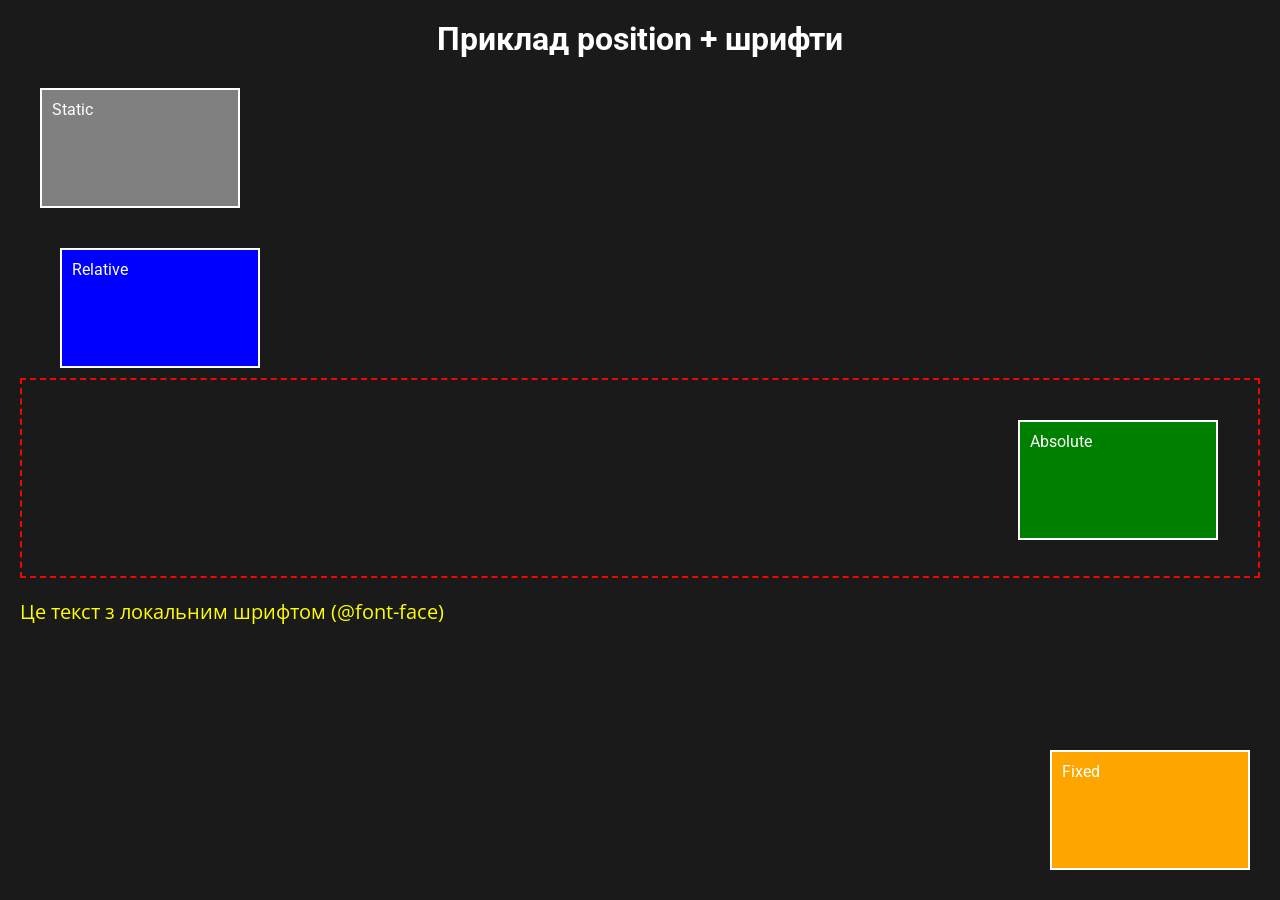
<file: HTML/CSS Positioning & Typography/CSS Positioning & Typography (code)/index.html>
<!DOCTYPE html>
<html lang="uk">
<head>
    <meta charset="UTF-8">
    <title>Position + Fonts</title>

    <link href="https://fonts.googleapis.com/css2?family=Roboto&display=swap" rel="stylesheet">

    <link rel="stylesheet" href="style.css">
</head>
<body>

<h1>Приклад position + шрифти</h1>

<div class="block static">Static</div>

<div class="block relative">Relative</div>

<div class="parent">
    <div class="block absolute">Absolute</div>
</div>

<div class="block fixed">Fixed</div>

<p class="custom-font">
    Це текст з локальним шрифтом (@font-face)
</p>

</body>
</html>
</file>
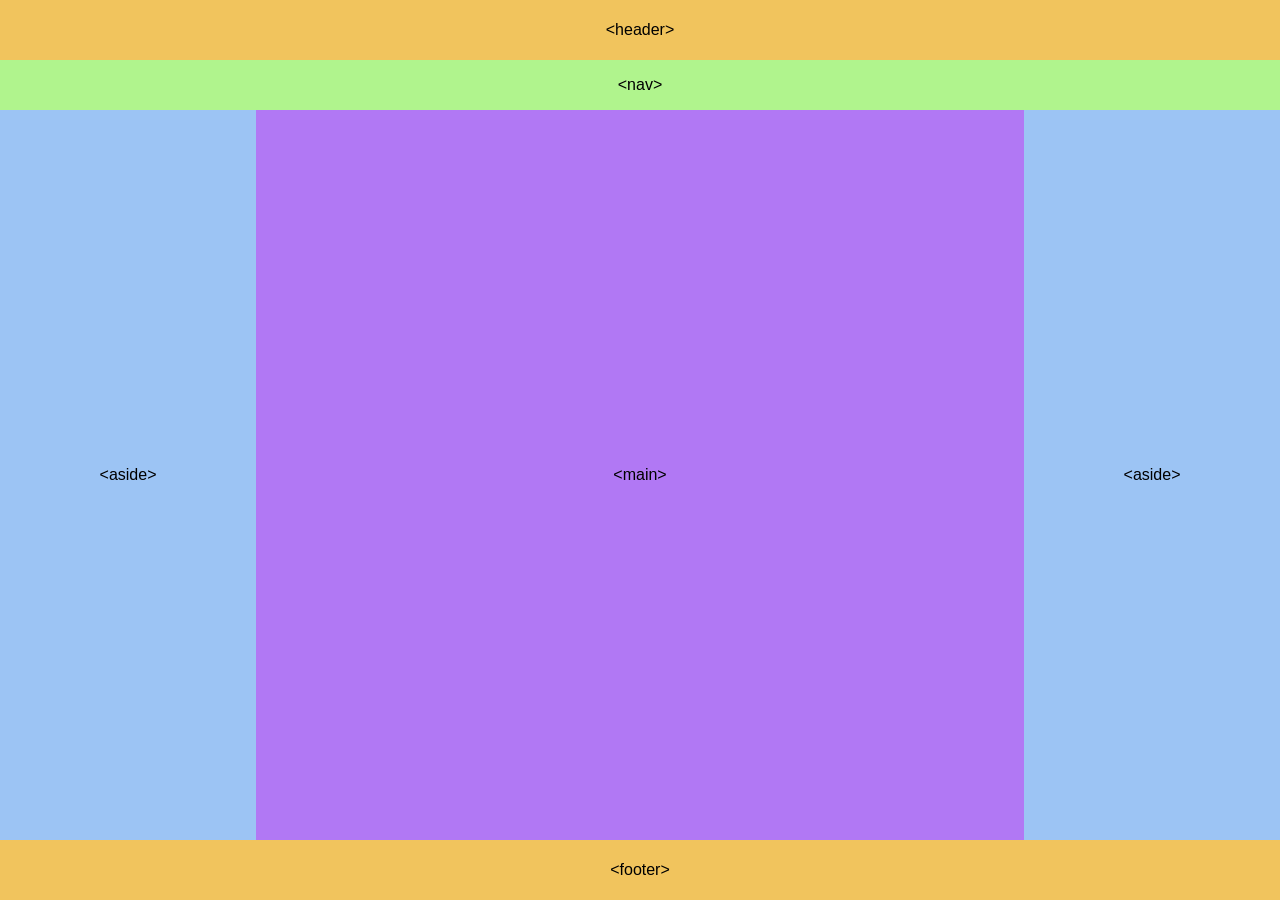
<file: HTML/Flexbox & CSS Grid Layout/Flexbox & CSS Grid Layout (code)/index.html>
<!DOCTYPE html>
<html lang="uk">
<head>
    <meta charset="UTF-8">
    <title>Макет сторінки</title>
    <link rel="stylesheet" href="flexbox.css">
</head>
<body>

    <div class="container">
        <header class="header">&lt;header&gt;</header>
        
        <nav class="nav">&lt;nav&gt;</nav>
        
        <div class="main-area">
            <aside class="aside">&lt;aside&gt;</aside>
            <main class="main">&lt;main&gt;</main>
            <aside class="aside">&lt;aside&gt;</aside>
        </div>
        
        <footer class="footer">&lt;footer&gt;</footer>
    </div>

</body>
</html>
</file>
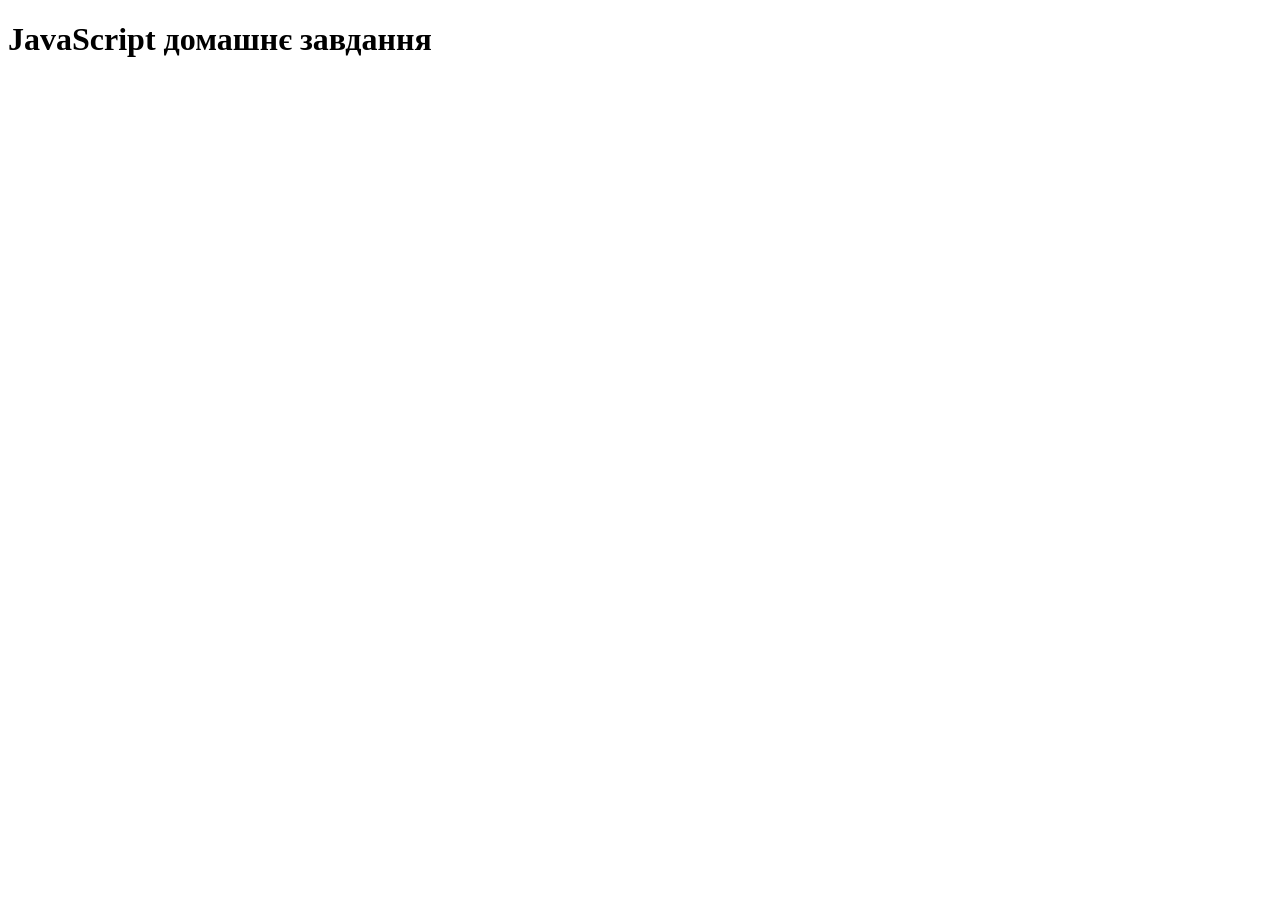
<file: HTML/JavaScript Basics Showcase/JavaScript Basics Showcase (code)/index.html>
<!DOCTYPE html>
<html lang="uk">
<head>
    <meta charset="UTF-8">
    <meta name="viewport" content="width=device-width, initial-scale=1.0">
    <title>Домашнє завдання JS</title>
</head>
<body>
    <h1>JavaScript домашнє завдання</h1>

    <script src="script.js"></script>
</body>
</html>
</file>
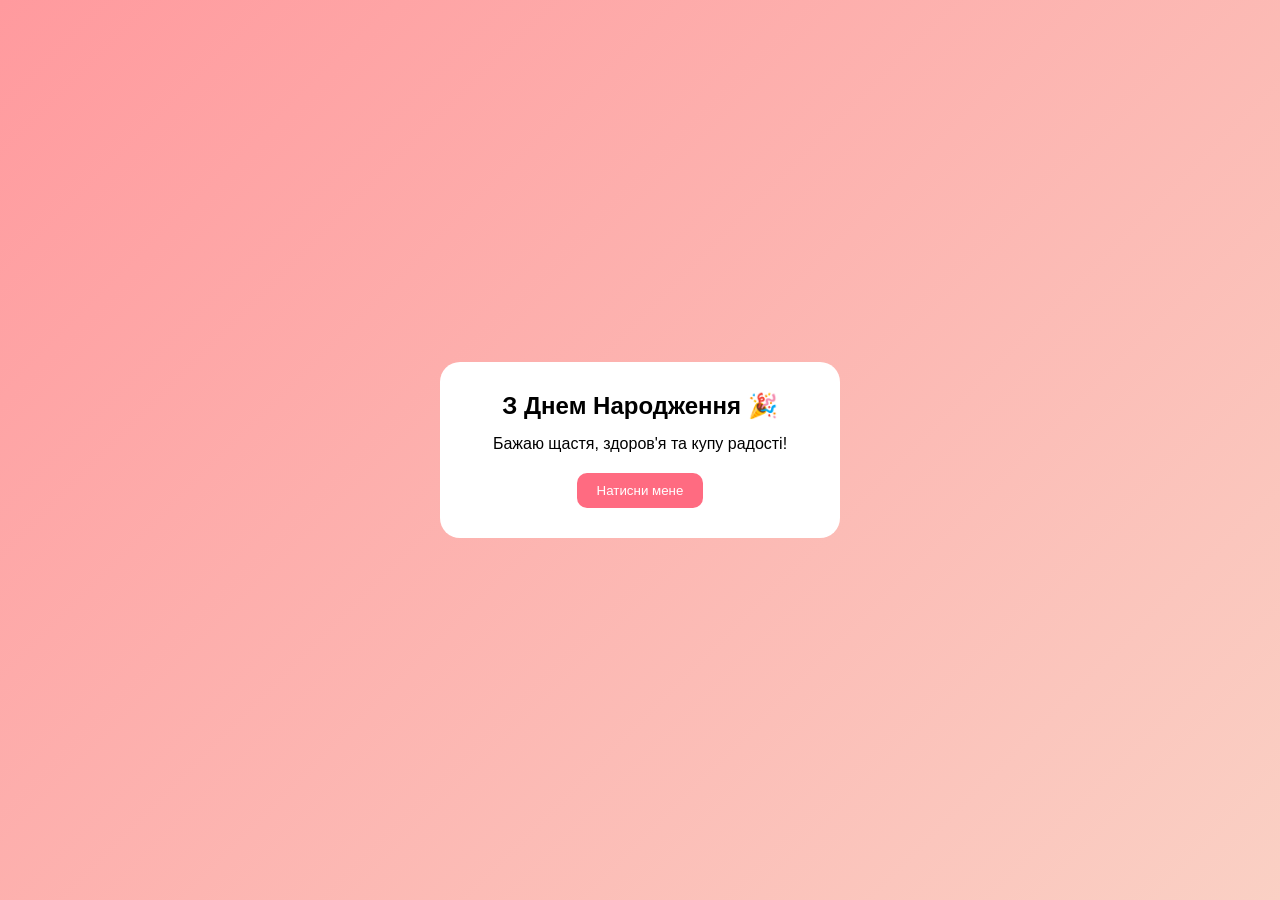
<file: HTML/Responsive Animated Greeting Card/Responsive Animated Greeting Card (code)/index.html>
<!DOCTYPE html>
<html lang="uk">
<head>
    <meta charset="UTF-8">
    <meta name="viewport" content="width=device-width, initial-scale=1.0">
    <title>Вітальна листівка</title>
    <link rel="stylesheet" href="style.css">
</head>
<body>

<div class="card">
    <h1 class="title">З Днем Народження 🎉</h1>
    <p class="text">Бажаю щастя, здоров'я та купу радості!</p>
    <button class="btn">Натисни мене</button>
</div>

</body>
</html>
</file>
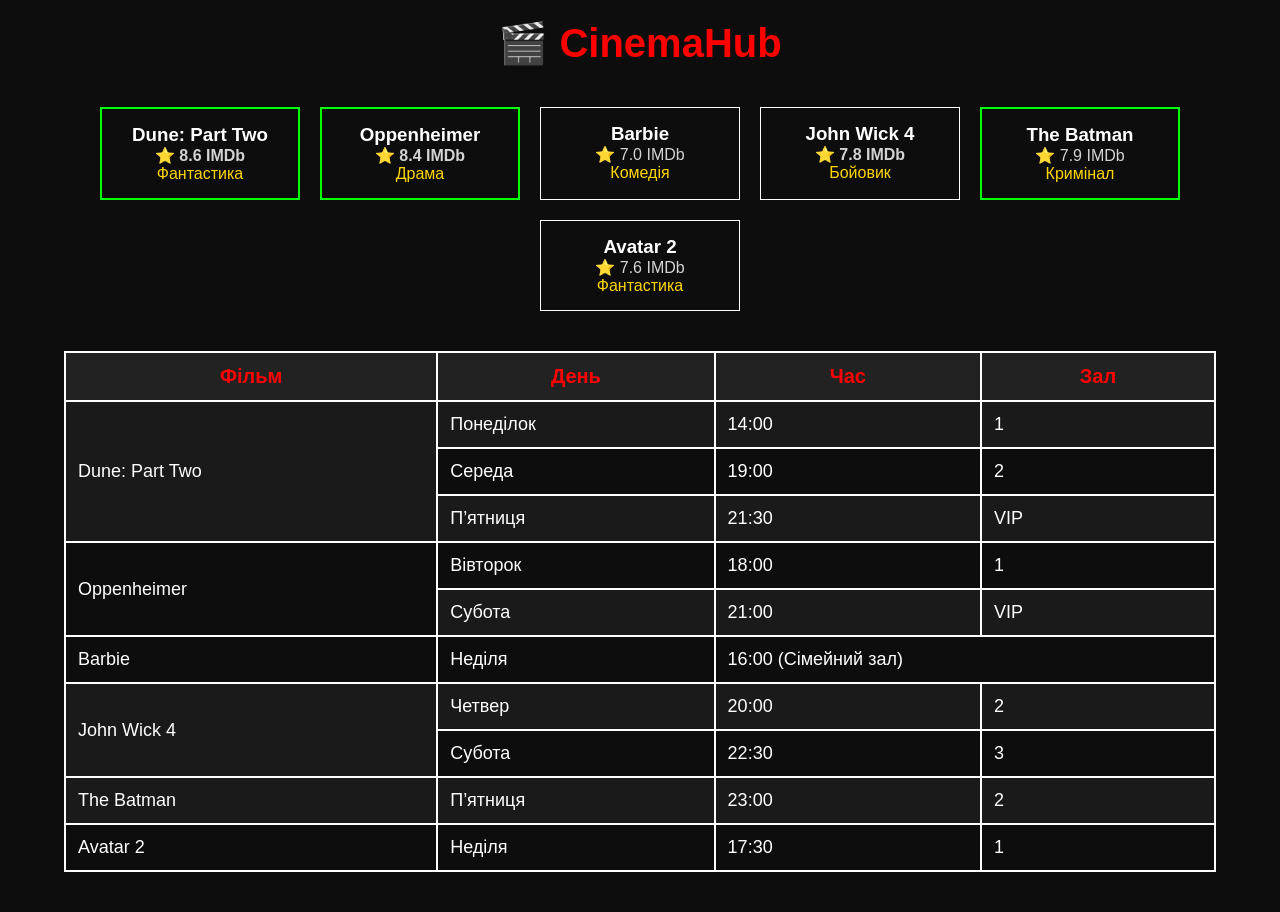
<file: HTML/Advanced CSS Selectors & Tables/Advanced CSS Selectors & Tables (code)/selectors_table.html>
<!DOCTYPE html>
<html lang="uk">
<head>
    <meta charset="UTF-8">
    <title>CinemaHub</title>

    <link rel="stylesheet" href="style.css">
</head>
<body>

<h1>🎬 CinemaHub</h1>

<div class="movies">

    <div class="movie" data-status="new">
        <h3>Dune: Part Two</h3>
        <p data-rating="high">⭐ 8.6 IMDb</p>
        <span>Фантастика</span>
    </div>

    <div class="movie" data-status="new">
        <h3>Oppenheimer</h3>
        <p data-rating="high">⭐ 8.4 IMDb</p>
        <span>Драма</span>
    </div>

    <div class="movie">
        <h3>Barbie</h3>
        <p>⭐ 7.0 IMDb</p>
        <span>Комедія</span>
    </div>

    <div class="movie">
        <h3>John Wick 4</h3>
        <p data-rating="high">⭐ 7.8 IMDb</p>
        <span>Бойовик</span>
    </div>

    <div class="movie" data-status="new">
        <h3>The Batman</h3>
        <p>⭐ 7.9 IMDb</p>
        <span>Кримінал</span>
    </div>

    <div class="movie">
        <h3>Avatar 2</h3>
        <p>⭐ 7.6 IMDb</p>
        <span>Фантастика</span>
    </div>

</div>

<table>
    <tr>
        <th scope="col">Фільм</th>
        <th scope="col">День</th>
        <th scope="col">Час</th>
        <th scope="col">Зал</th>
    </tr>

    <tr>
        <td rowspan="3">Dune: Part Two</td>
        <td>Понеділок</td>
        <td>14:00</td>
        <td>1</td>
    </tr>
    <tr>
        <td>Середа</td>
        <td>19:00</td>
        <td>2</td>
    </tr>
    <tr>
        <td>П’ятниця</td>
        <td>21:30</td>
        <td>VIP</td>
    </tr>

    <tr>
        <td rowspan="2">Oppenheimer</td>
        <td>Вівторок</td>
        <td>18:00</td>
        <td>1</td>
    </tr>
    <tr>
        <td>Субота</td>
        <td>21:00</td>
        <td>VIP</td>
    </tr>

    <tr>
        <td>Barbie</td>
        <td>Неділя</td>
        <td colspan="2">16:00 (Сімейний зал)</td>
    </tr>

    <tr>
        <td rowspan="2">John Wick 4</td>
        <td>Четвер</td>
        <td>20:00</td>
        <td>2</td>
    </tr>
    <tr>
        <td>Субота</td>
        <td>22:30</td>
        <td>3</td>
    </tr>

    <tr>
        <td>The Batman</td>
        <td>П’ятниця</td>
        <td>23:00</td>
        <td>2</td>
    </tr>

    <tr>
        <td>Avatar 2</td>
        <td>Неділя</td>
        <td>17:30</td>
        <td>1</td>
    </tr>
</table>

</body>
</html>
</file>
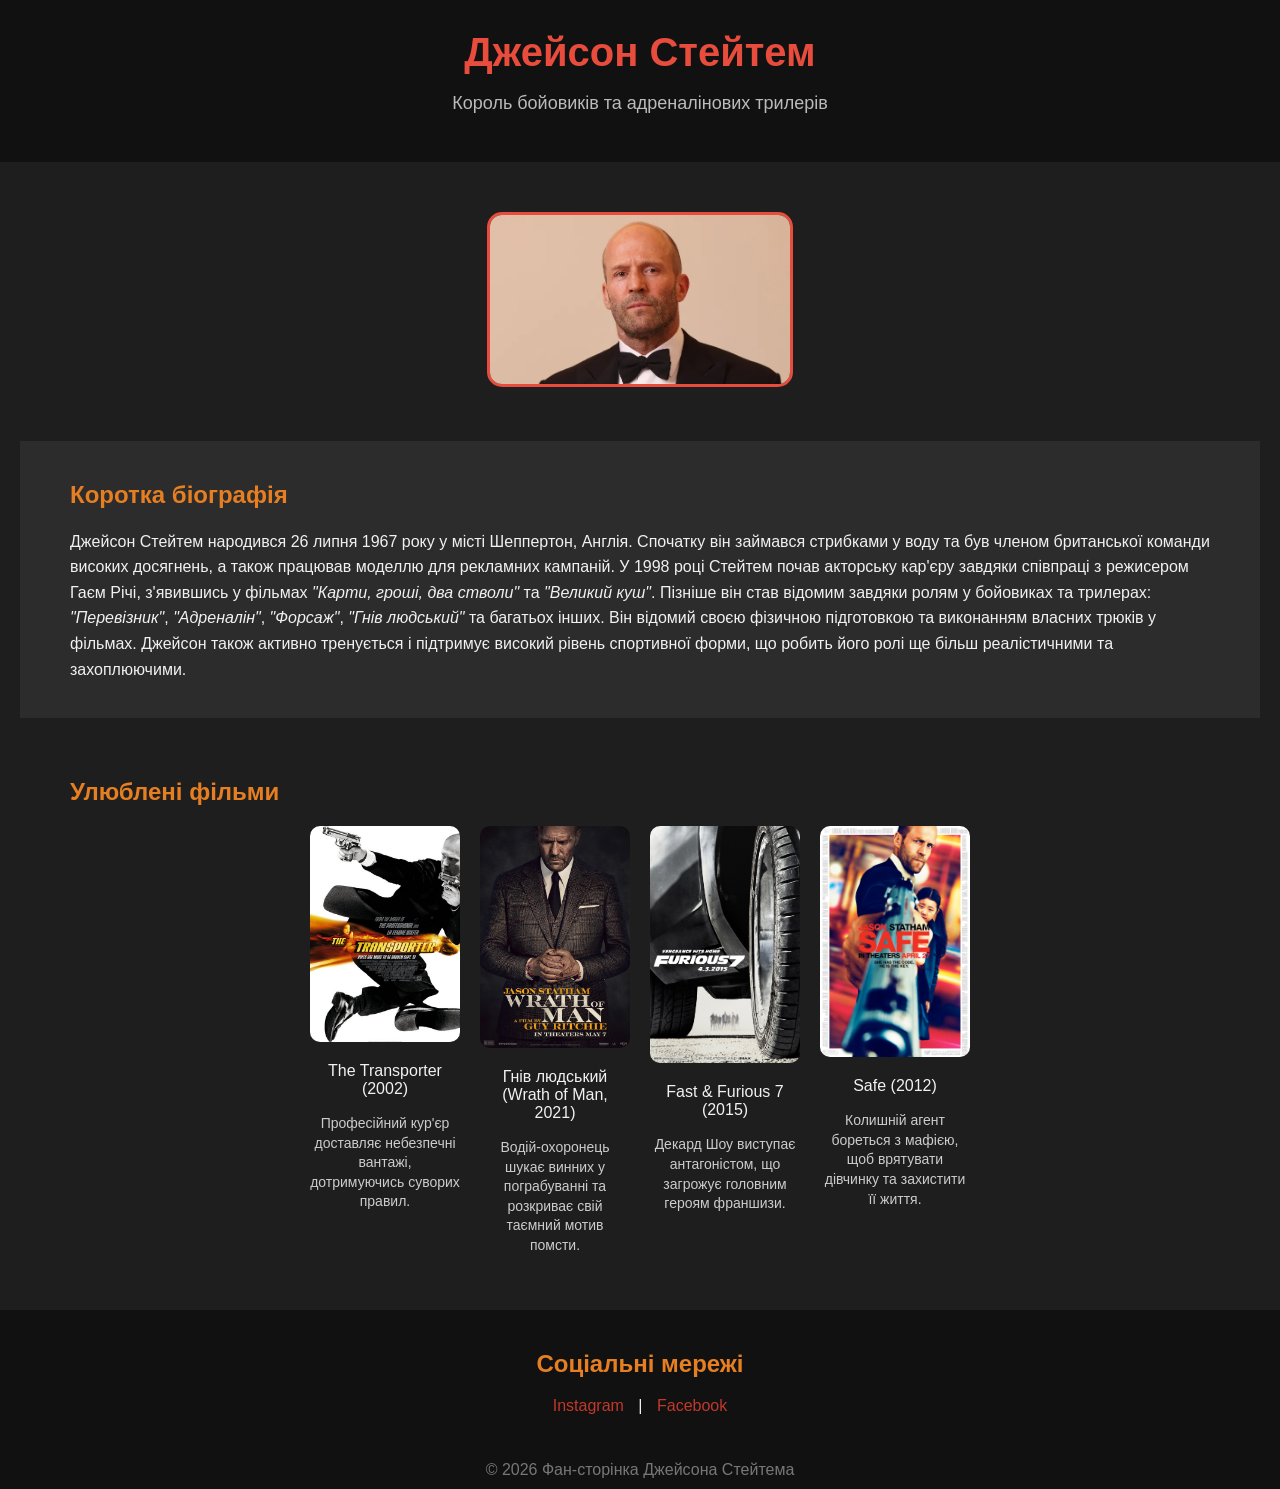
<file: HTML/Favorite Actor Profile Webpage/Favorite Actor Profile Webpage(code)/statham.html>
<!DOCTYPE html>
<html lang="uk">
<head>
    <meta charset="UTF-8">
    <title>Фан-сторінка Джейсона Стейтема</title>
    <style>
        body {
            font-family: 'Arial', sans-serif;
            background-color: #1e1e1e;
            color: #f1f1f1;
            margin: 0;
            padding: 0;
        }

        header {
            background-color: #111;
            padding: 30px;
            text-align: center;
        }

        header h1 {
            color: #e74c3c;
            font-size: 40px;
            margin: 0;
        }

        header p {
            font-size: 18px;
            color: #bbb;
        }

        .actor-photo {
            width: 300px;
            border-radius: 15px;
            border: 3px solid #e74c3c;
            transition: transform 0.3s, box-shadow 0.3s;
        }

        .actor-photo:hover {
            transform: scale(1.05);
            box-shadow: 0 0 20px #e74c3c;
        }

        section {
            padding: 20px 50px;
        }

        h2 {
            color: #e67e22;
        }

        .movies-grid {
            display: flex;
            flex-wrap: wrap;
            gap: 20px;
            justify-content: center;
        }

        .movie {
            text-align: center;
            width: 150px;
            transition: transform 0.3s, box-shadow 0.3s;
            cursor: pointer;
        }

        .movie img {
            width: 100%;
            border-radius: 10px;
        }

        .movie:hover {
            transform: scale(1.08);
            box-shadow: 0 0 15px #e67e22;
        }

        .movie p.description {
            margin-top: 5px;
            font-size: 14px;
            line-height: 1.4;
            color: #ccc;
        }

        .social a {
            color: #c0392b;
            text-decoration: none;
            margin: 10px;
            transition: color 0.3s;
        }

        .social a:hover {
            color: #e74c3c;
        }

        footer {
            text-align: center;
            padding: 10px;
            background-color: #111;
            color: #777;
        }
    </style>
</head>
<body>

    <header>
        <h1>Джейсон Стейтем</h1>
        <p>Король бойовиків та адреналінових трилерів</p>
    </header>

    <section style="text-align: center; margin: 30px 0;">
        <img src="images/actor.jpg" alt="Джейсон Стейтем" class="actor-photo">
    </section>

    <section style="background-color: #2c2c2c; margin: 20px;">
        <h2>Коротка біографія</h2>
        <p style="line-height: 1.6; font-size: 16px;">
            Джейсон Стейтем народився 26 липня 1967 року у місті Шеппертон, Англія. Спочатку він займався
            стрибками у воду та був членом британської команди високих досягнень, а також працював
            моделлю для рекламних кампаній. У 1998 році Стейтем почав акторську кар'єру завдяки
            співпраці з режисером Гаєм Річі, з'явившись у фільмах <em>"Карти, гроші, два стволи"</em> та 
            <em>"Великий куш"</em>. Пізніше він став відомим завдяки ролям у бойовиках та трилерах: 
            <em>"Перевізник"</em>, <em>"Адреналін"</em>, <em>"Форсаж"</em>, <em>"Гнів людський"</em> та багатьох інших.
            Він відомий своєю фізичною підготовкою та виконанням власних трюків у фільмах. Джейсон також активно
            тренується і підтримує високий рівень спортивної форми, що робить його ролі ще більш реалістичними та захоплюючими.
        </p>
    </section>

    <section style="margin: 20px;">
        <h2>Улюблені фільми</h2>
        <div class="movies-grid">

            <div class="movie">
                <img src="images/transporter.jpg" alt="The Transporter">
                <p>The Transporter (2002)</p>
                <p class="description">Професійний кур'єр доставляє небезпечні вантажі, дотримуючись суворих правил.</p>
            </div>

            <div class="movie">
                <img src="images/wrathofman.jpg" alt="Гнів людський">
                <p>Гнів людський (Wrath of Man, 2021)</p>
                <p class="description">Водій-охоронець шукає винних у пограбуванні та розкриває свій таємний мотив помсти.</p>
            </div>

            <div class="movie">
                <img src="images/fast7.jpg" alt="Fast & Furious 7">
                <p>Fast & Furious 7 (2015)</p>
                <p class="description">Декард Шоу виступає антагоністом, що загрожує головним героям франшизи.</p>
            </div>

            <div class="movie">
                <img src="images/safe.jpg" alt="Safe">
                <p>Safe (2012)</p>
                <p class="description">Колишній агент бореться з мафією, щоб врятувати дівчинку та захистити її життя.</p>
            </div>

        </div>
    </section>

    <section class="social" style="text-align: center; padding: 20px; background-color: #111;">
        <h2>Соціальні мережі</h2>
        <p>
            <a href="https://www.instagram.com/jasonstatham/" target="_blank">Instagram</a> |
            <a href="https://www.facebook.com/JasonStatham" target="_blank">Facebook</a>
        </p>
    </section>

    <footer>
        © 2026 Фан-сторінка Джейсона Стейтема
    </footer>

</body>
</html>
</file>
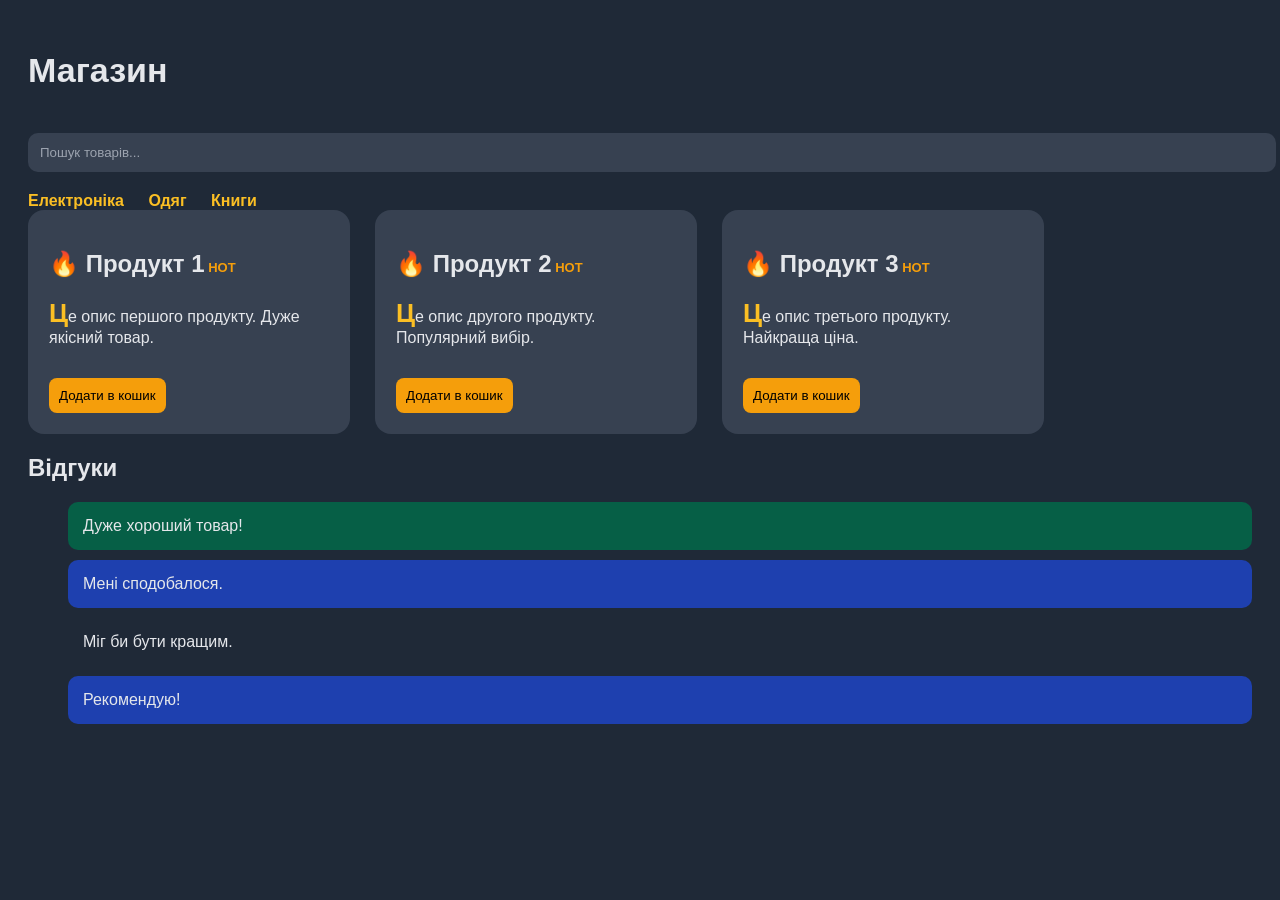
<file: HTML/Interactive Product Catalog/Interactive Product Catalog (code)/class.html>
<!DOCTYPE html>
<html lang="uk">
<head>
    <meta charset="UTF-8">
    <title>Магазин</title>
    <link rel="stylesheet" href="style.css">
</head>
<body>

<h1>Магазин</h1>

<input type="text" placeholder="Пошук товарів..." class="search">

<nav>
    <a href="#">Електроніка</a>
    <a href="#">Одяг</a>
    <a href="#">Книги</a>
</nav>

<div class="products">
    <div class="card" tabindex="0">
        <h2>Продукт 1</h2>
        <p>Це опис першого продукту. Дуже якісний товар.</p>
        <button>Додати в кошик</button>
    </div>

    <div class="card" tabindex="0">
        <h2>Продукт 2</h2>
        <p>Це опис другого продукту. Популярний вибір.</p>
        <button>Додати в кошик</button>
    </div>

    <div class="card" tabindex="0">
        <h2>Продукт 3</h2>
        <p>Це опис третього продукту. Найкраща ціна.</p>
        <button>Додати в кошик</button>
    </div>
</div>

<h2>Відгуки</h2>
<ul class="reviews">
    <li>Дуже хороший товар!</li>
    <li>Мені сподобалося.</li>
    <li>Міг би бути кращим.</li>
    <li>Рекомендую!</li>
</ul>

</body>
</html>
</file>
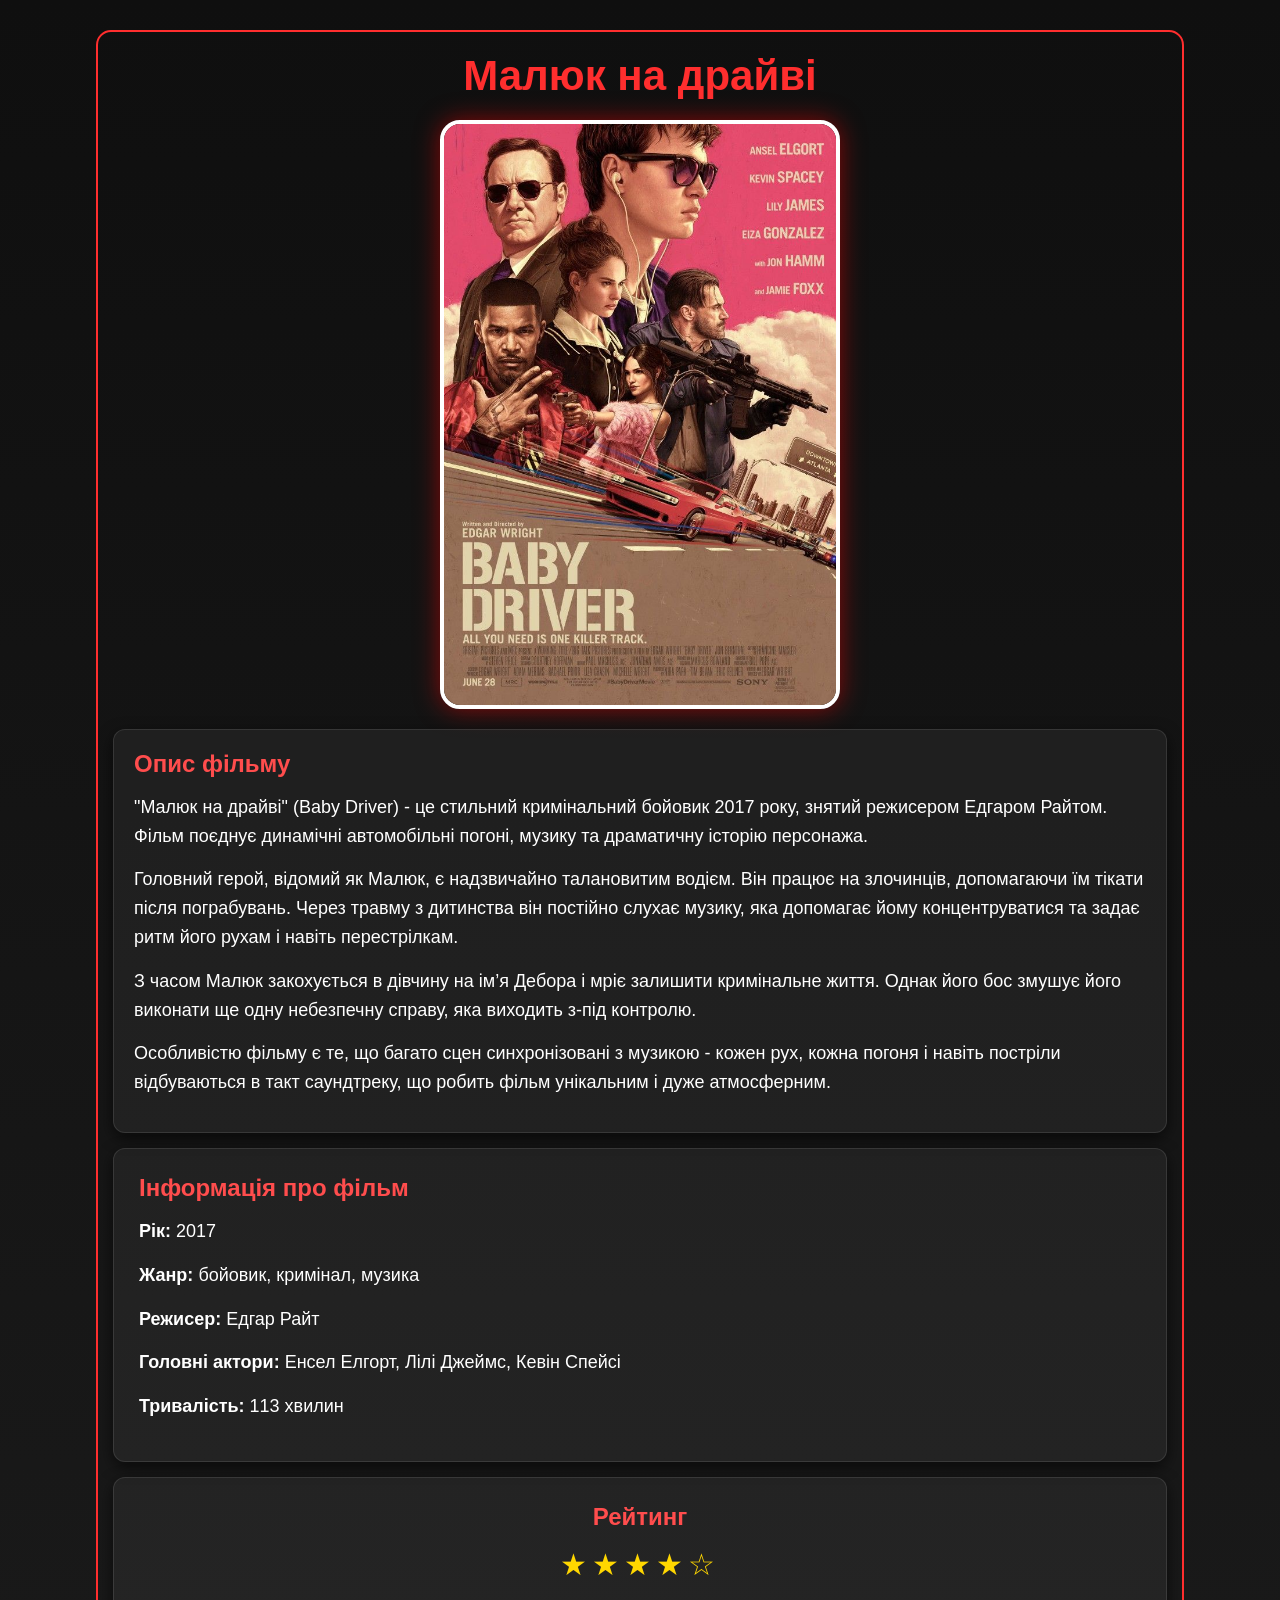
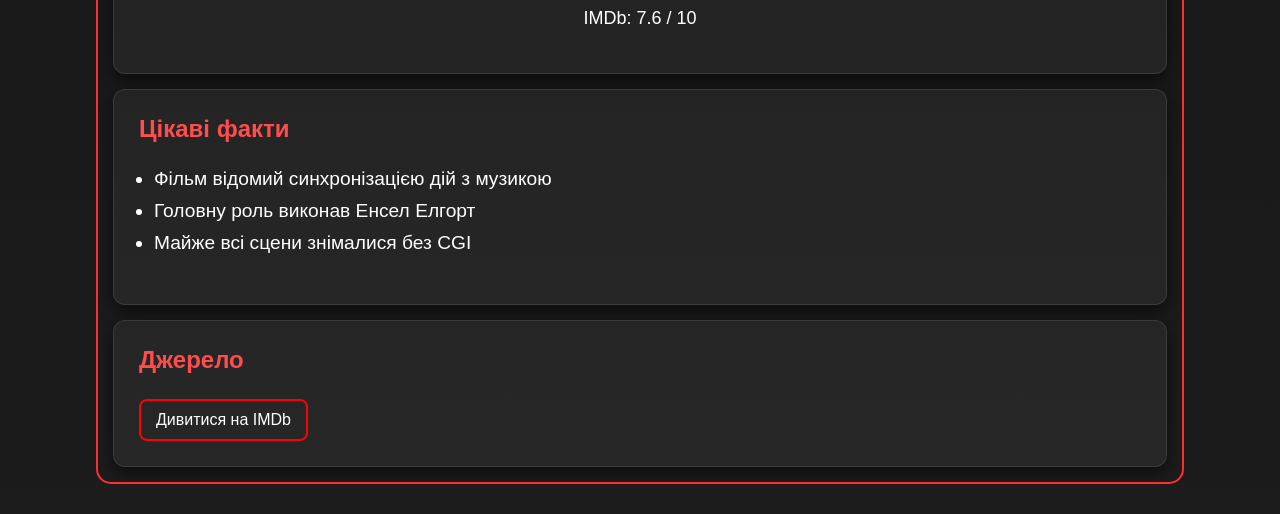
<file: HTML/Movie Information Webpage/Movie Information Webpage (code)/baby_drive.html>
<!DOCTYPE html>
<html lang="uk">
<head>
    <meta charset="UTF-8">
    <title>Малюк на драйві</title>

    <style>
        * {
            margin: 0;
            padding: 0;
            box-sizing: border-box;
        }

        body {
            font-family: Arial;
            background-color: #0f0f0f;
            color: white;
        }

        h1 {
            text-align: center;
            margin: 20px;
            font-size: 42px;
        }

        p {
            font-size: 18px;
            line-height: 1.6;
            margin: 15px 0;
        }

        #title {
            color: #ff2e2e;
        }

        #info {
            padding: 20px;
        }

        .container {
            width: 85%;
            margin: 30px auto;
            border: 2px solid #ff2e2e;
            border-radius: 15px;
            overflow: hidden;
        }

        .section {
            padding: 25px;
            margin: 15px;
            border-radius: 12px;
        }

    </style>

    <link rel="stylesheet" href="style.css">
</head>
<body>

<div class="container">

    <h1 id="title">Малюк на драйві</h1>

    <img src="images/baby.jpg" class="poster" style="border-radius:20px;" alt="Baby Driver">

    <div id="info" class="section">
    <h2>Опис фільму</h2>
    <p>
        "Малюк на драйві" (Baby Driver) - це стильний кримінальний бойовик 2017 року,
        знятий режисером Едгаром Райтом. Фільм поєднує динамічні автомобільні погоні,
        музику та драматичну історію персонажа.
    </p>

    <p>
        Головний герой, відомий як Малюк, є надзвичайно талановитим водієм. Він працює
        на злочинців, допомагаючи їм тікати після пограбувань. Через травму з дитинства
        він постійно слухає музику, яка допомагає йому концентруватися та задає ритм
        його рухам і навіть перестрілкам.
    </p>

    <p>
        З часом Малюк закохується в дівчину на ім’я Дебора і мріє залишити кримінальне
        життя. Однак його бос змушує його виконати ще одну небезпечну справу, яка
        виходить з-під контролю.
    </p>

    <p>
        Особливістю фільму є те, що багато сцен синхронізовані з музикою - кожен рух,
        кожна погоня і навіть постріли відбуваються в такт саундтреку, що робить фільм
        унікальним і дуже атмосферним.
    </p>
</div>

<div class="section details">
    <h2>Інформація про фільм</h2>
    <p><strong>Рік:</strong> 2017</p>
    <p><strong>Жанр:</strong> бойовик, кримінал, музика</p>
    <p><strong>Режисер:</strong> Едгар Райт</p>
    <p><strong>Головні актори:</strong> Енсел Елгорт, Лілі Джеймс, Кевін Спейсі</p>
    <p><strong>Тривалість:</strong> 113 хвилин</p>
</div>

<div class="section rating">
        <h2>Рейтинг</h2>
        <p class="stars">★★★★☆</p>
        <p>IMDb: 7.6 / 10</p>
    </div>
    
    <div class="section facts">
        <h2>Цікаві факти</h2>
        <ul>
            <li>Фільм відомий синхронізацією дій з музикою</li>
            <li>Головну роль виконав Енсел Елгорт</li>
            <li>Майже всі сцени знімалися без CGI</li>
        </ul>
    </div>

    <div class="section link-box">
        <h2>Джерело</h2>
        <a href="https://www.imdb.com/title/tt3890160/" target="_blank">
            Дивитися на IMDb
        </a>
    </div>

</div>

</body>
</html>
</file>
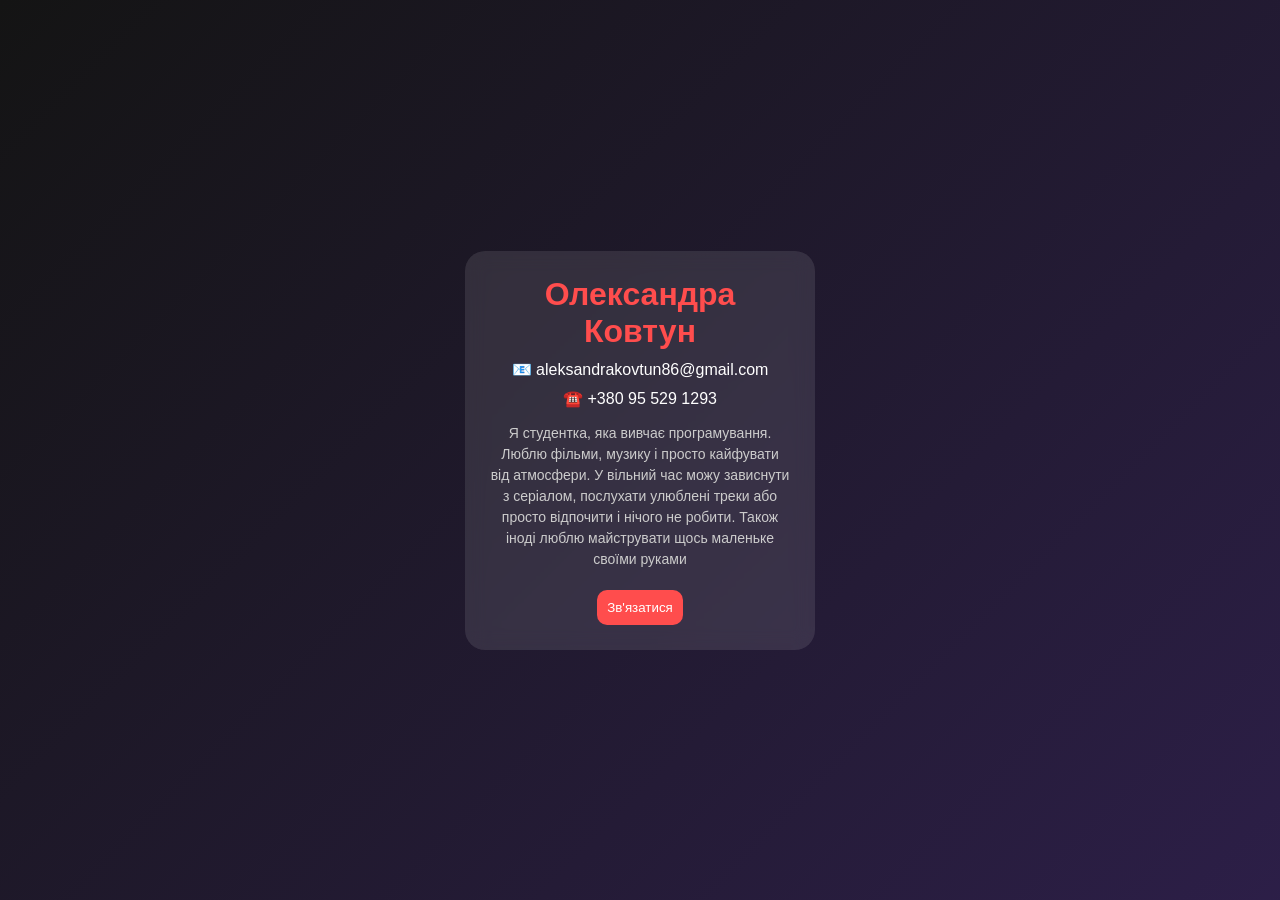
<file: HTML/Personal Business Card Website/Personal Business Card Website (code)/Personal Business Card Website.html>
<!DOCTYPE html>
<html lang="uk">
<head>
    <meta charset="UTF-8">
    <title>Візитівка</title>

    <style>

        * {
            margin: 0;
            padding: 0;
            box-sizing: border-box;
        }

        body {
            height: 100vh;
            display: flex;
            justify-content: center;
            align-items: center;

            background: linear-gradient(
                135deg,
                rgb(20, 20, 20),
                hsl(260, 40%, 20%)
            );

            font-family: Arial;
        }

        .card {
            width: 350px;
            padding: 25px;
            border-radius: 20px;

            background-color: rgba(255, 255, 255, 0.1);
            backdrop-filter: blur(10px);

            text-align: center;
            color: white;

            transition: 0.4s;
            transform-origin: center;
        }

        .card:hover {
            transform: scale(1.1) rotate(2deg);
        }

        h1 {
            margin-bottom: 10px;
            color: #ff4d4d; 
        }

        .info {
            margin: 10px 0;
            font-size: 16px;
        }

        .about {
            margin-top: 15px;
            font-size: 14px;
            line-height: 1.5;
            color: hsl(0, 0%, 80%);
        }

        .btn {
            margin-top: 20px;
            padding: 10px;
            border: none;
            border-radius: 10px;

            background: rgb(255, 77, 77);
            color: white;

            cursor: pointer;
            transition: 0.3s;
        }

        .btn:hover {
            transform: scale(1.1);
            background: hsl(0, 80%, 60%);
        }

    </style>

</head>
<body>

<div class="card">

    <h1>Олександра Ковтун</h1>

    <div class="info">📧 aleksandrakovtun86@gmail.com</div>
    <div class="info">☎️ +380 95 529 1293</div>

    <div class="about">
        Я студентка, яка вивчає програмування. 
        Люблю фільми, музику і просто кайфувати від атмосфери. 
        У вільний час можу зависнути з серіалом, послухати улюблені треки 
        або просто відпочити і нічого не робити. 
        Також іноді люблю майструвати щось маленьке своїми руками
    </div>

    <button class="btn">Зв'язатися</button>

</div>

</body>
</html>
</file>
<file: HTML/CSS Positioning & Typography/CSS Positioning & Typography (code)/style.css>
* {
    margin: 0;
    padding: 0;
    box-sizing: border-box;
}

body {
    font-family: 'Roboto', sans-serif; 
    background-color: #1a1a1a;
    color: white;
    padding: 20px;
}

h1 {
    text-align: center;
    margin-bottom: 30px;
}

.block {
    width: 200px;
    height: 120px;
    margin: 20px;
    padding: 10px;
    border: 2px solid white;
}

.static {
    background-color: gray;
    position: static;
}


.relative {
    background-color: blue;
    position: relative;
    top: 20px;
    left: 20px;
}

.parent {
    position: relative;
    height: 200px;
    border: 2px dashed red;
    margin-top: 30px;
}

.absolute {
    background-color: green;
    position: absolute;
    top: 20px;
    right: 20px;
}

.fixed {
    background-color: orange;
    position: fixed;
    bottom: 10px;
    right: 10px;
}

@font-face {
    font-family: 'MyFont';
    src: url('fonts/myfont.woff2') format('woff2'),
         url('fonts/myfont.woff') format('woff');
}

.custom-font {
    font-family: 'MyFont';
    font-size: 20px;
    color: yellow;
    margin-top: 20px;
}
</file>
<file: HTML/Flexbox & CSS Grid Layout/Flexbox & CSS Grid Layout (code)/flexbox.css>
* {
    margin: 0;
    padding: 0;
    box-sizing: border-box;
}

body {
    font-family: sans-serif;
}


.container {
    display: flex;
    flex-direction: column; 
    height: 100vh;
}

.header { height: 60px; background-color: #f1c45d; }
.nav    { height: 50px; background-color: #b0f48d; }
.footer { height: 60px; background-color: #f1c45d; }

.main-area {
    display: flex; 
    flex: 1; 
}

.aside {
    flex: 1; 
    background-color: #9cc4f4;
}

.main {
    flex: 3; 
    background-color: #b178f4;
}

.header, .nav, .aside, .main, .footer {
    display: flex;
    align-items: center;
    justify-content: center;
}
</file>
<file: HTML/Responsive Animated Greeting Card/Responsive Animated Greeting Card (code)/style.css>
* {
    margin: 0;
    padding: 0;
    box-sizing: border-box;
    font-family: Arial, sans-serif;
}

body {
    display: flex;
    justify-content: center;
    align-items: center;
    height: 100vh;
    background: linear-gradient(135deg, #ff9a9e, #fad0c4);
}


.card {
    background: white;
    padding: 30px;
    border-radius: 20px;
    text-align: center;
    width: 300px;
    animation: fadeIn 2s ease;
}


.title {
    font-size: 24px;
    margin-bottom: 15px;
    animation: slideDown 1.5s ease;
}


.text {
    font-size: 16px;
    margin-bottom: 20px;
    animation: fadeIn 3s ease;
}


.btn {
    padding: 10px 20px;
    border: none;
    background: #ff6b81;
    color: white;
    border-radius: 10px;
    cursor: pointer;
    transition: 0.3s;
}


.btn:hover {
    background: #ff4757;
    transform: scale(1.1);
}


@keyframes fadeIn {
    from {
        opacity: 0;
    }
    to {
        opacity: 1;
    }
}

@keyframes slideDown {
    from {
        transform: translateY(-50px);
        opacity: 0;
    }
    to {
        transform: translateY(0);
        opacity: 1;
    }
}




@media (max-width: 480px) {
    .card {
        width: 90%;
        padding: 20px;
    }

    .title {
        font-size: 20px;
    }
}


@media (min-width: 481px) and (max-width: 768px) {
    .card {
        width: 70%;
    }
}


@media (min-width: 769px) {
    .card {
        width: 400px;
    }
}
</file>
<file: HTML/Advanced CSS Selectors & Tables/Advanced CSS Selectors & Tables (code)/style.css>
* {
    margin: 0;
    padding: 0;
    box-sizing: border-box;
}

body {
    font-family: Arial;
    background: #0d0d0d;
    color: white;
}

h1 {
    text-align: center;
    padding: 20px;
    color: red;
    font-size: 40px;
}

.movies {
    display: flex;
    flex-wrap: wrap;
    justify-content: center;
    gap: 20px;
    margin: 20px;
}

.movie {
    width: 200px;
    padding: 15px;
    border: 1px solid white;
    text-align: center;
    transition: 0.3s;
}

.movie p {
    color: lightgray;
}

.movie > span {
    color: gold;
}

.movie:hover {
    transform: scale(1.05);
    background-color: #1a1a1a;
}

[data-status="new"] {
    border: 2px solid lime;
}

[data-rating="high"] {
    color: red;
    font-weight: bold;
}

table {
    width: 90%;
    margin: 40px auto;
    border-collapse: collapse;
    font-size: 18px;
}

th {
    background-color: #222;
    color: red;
    font-size: 20px;
}

td, th {
    border: 2px solid white;
    padding: 12px;
}

tr:nth-child(even) {
    background-color: #1a1a1a;
}

tr:hover {
    background-color: #333;
}
</file>
<file: HTML/Interactive Product Catalog/Interactive Product Catalog (code)/style.css>
body {
    font-family: 'Segoe UI', sans-serif;
    background: #1f2937;
    color: #e5e7eb;
    padding: 20px;
}

h1 {
    font-size: 34px;
}

h1 span {
    background: #f59e0b;
    padding: 4px 10px;
    border-radius: 6px;
    color: black;
}

.search {
    width: 100%;
    padding: 12px;
    border-radius: 10px;
    border: none;
    margin: 20px 0;
    background: #374151;
    color: white;
}

.search::placeholder {
    color: #9ca3af;
}

nav a {
    margin-right: 20px;
    text-decoration: none;
    font-weight: 600;
}

nav a:link {
    color: #fbbf24;
}

nav a:visited {
    color: #f59e0b;
}

nav a:hover {
    color: #fff;
}

.products {
    display: flex;
    gap: 25px;
}

.card {
    background: #374151;
    padding: 20px;
    border-radius: 16px;
    width: 280px;
    transition: 0.3s;
    border: 1px solid transparent;
}

.card h2::before {
    content: "🔥 ";
}

.card h2::after {
    content: " HOT";
    color: #f59e0b;
    font-size: 13px;
}

.card p::first-letter {
    font-size: 26px;
    font-weight: bold;
    color: #fbbf24;
}

.card:hover {
    border: 1px solid #f59e0b;
    transform: scale(1.03);
}

.card:active {
    transform: scale(0.97);
}

.card:focus {
    outline: 2px solid #fbbf24;
}

button {
    margin-top: 15px;
    padding: 10px;
    border: none;
    background: #f59e0b;
    color: black;
    border-radius: 8px;
    cursor: pointer;
}

button:hover {
    background: #fbbf24;
}

.reviews li {
    list-style: none;
    padding: 15px;
    border-radius: 10px;
    margin-bottom: 10px;
}

.reviews li:first-child {
    background: #065f46;
}

.reviews li:last-child {
    background: #7f1d1d;
}

.reviews li:nth-child(2n) {
    background: #1e40af;
}

::selection {
    background: #f59e0b;
    color: black;
}
</file>
<file: HTML/Movie Information Webpage/Movie Information Webpage (code)/style.css>
body {
    background: linear-gradient(180deg, #0f0f0f, #1c1c1c);
}

.poster {
    width: 50%; 
    max-width: 400px; 
    display: block;
    margin: 20px auto;
    border: 4px solid white;
    box-shadow: 0 0 25px rgba(255, 0, 0, 0.5);
    transition: 0.3s;
}

.poster:hover {
    transform: scale(1.03);
}

.section {
    background-color: rgba(255,255,255,0.05);
    border: 1px solid rgba(255,255,255,0.1);
    box-shadow: 0 5px 15px rgba(0,0,0,0.6);
}

.facts ul {
    padding: 15px;
    margin-top: 10px;
}

.facts li {
    margin-bottom: 10px;
    font-size: 1.2em;
}

.rating {
    text-align: center;
}

.stars {
    font-size: 30px;
    color: gold;
    letter-spacing: 5px;
    margin: 10px 0;
}

.link-box a {
    display: inline-block;
    margin-top: 15px;
    padding: 10px 15px;
    border: 2px solid red;
    color: white;
    text-decoration: none;
    border-radius: 8px;
    transition: 0.3s;
}

.link-box a:hover {
    background-color: red;
}

h2 {
    margin-bottom: 10px;
    color: #ff4d4d;
}
</file>
